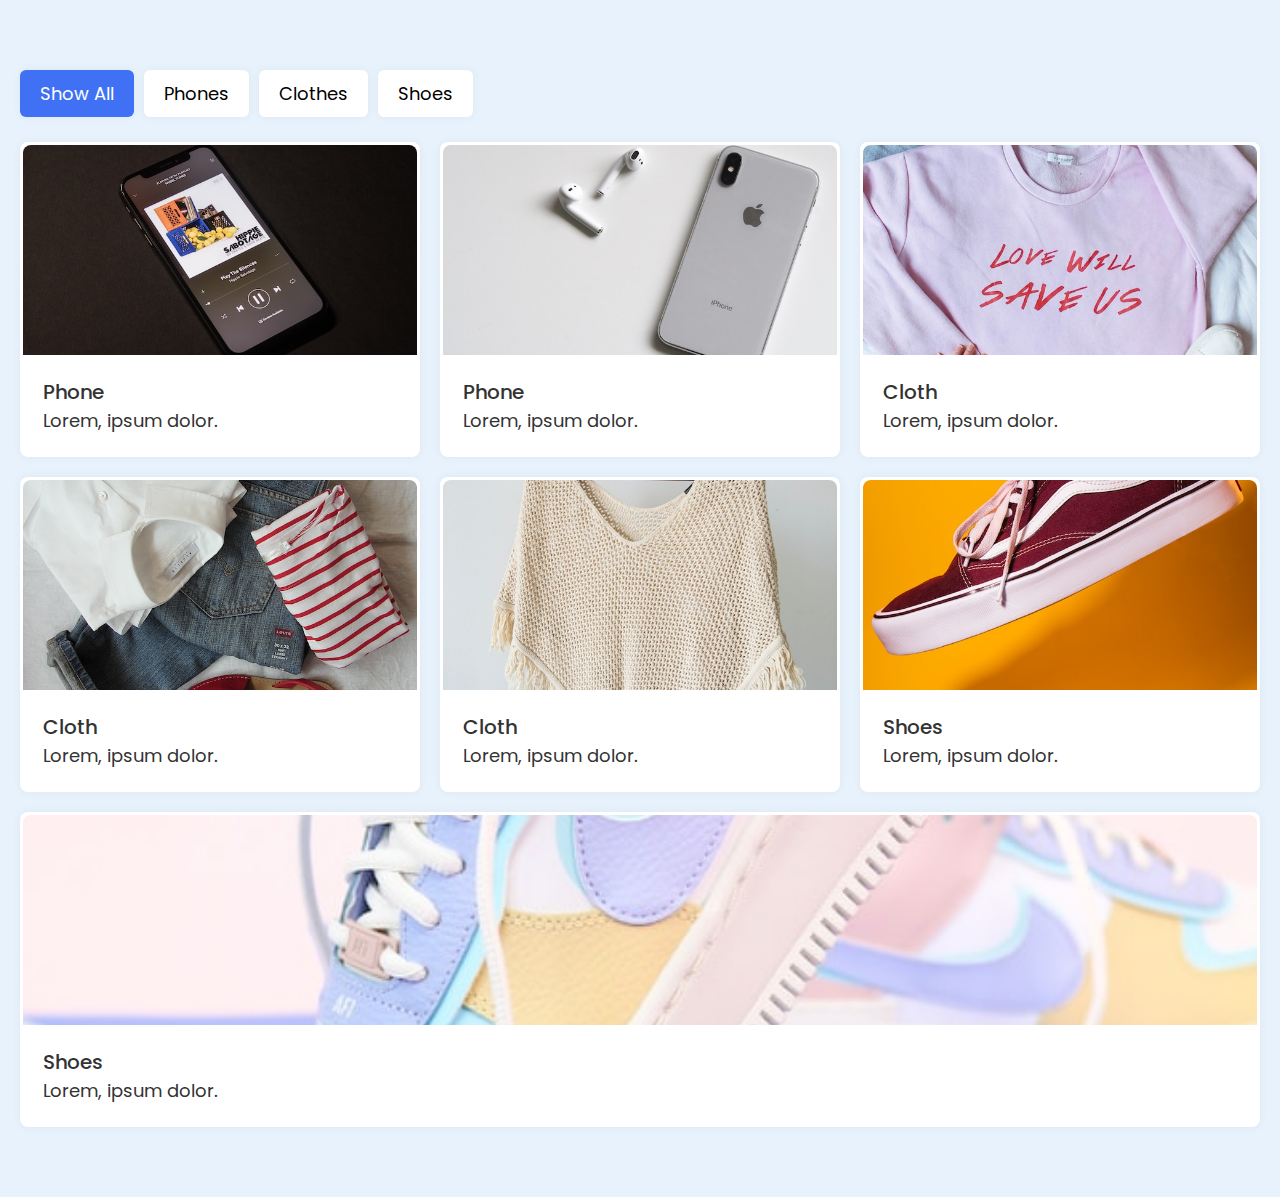
<file: imagegallery/index.html>
<!DOCTYPE html>
<html lang="en">
  <head>
    <meta charset="UTF-8" />
    <meta name="viewport" content="width=device-width, initial-scale=1.0" />
    <title>Document</title>
    <link rel="stylesheet" href="style.css" />
    <script src="script.js"></script>
  </head>
  <body>
    <div class="container">
      <div class="filter_buttons">
        <button class="active" data-name="all">Show All</button>
        <button data-name="phones">Phones</button>
        <button data-name="clothes">Clothes</button>
        <button data-name="shoes">Shoes</button>
      </div>

      <div class="filterable_cards">
        <div class="card" data-name="phones">
          <img src="images/phone-1.jpg" alt="" />
          <div class="card_body">
            <h6 class="card_title">Phone</h6>
            <p class="card_text">Lorem, ipsum dolor.</p>
          </div>
        </div>
        <div class="card" data-name="phones">
          <img src="images/phone-2.jpg" alt="" />
          <div class="card_body">
            <h6 class="card_title">Phone</h6>
            <p class="card_text">Lorem, ipsum dolor.</p>
          </div>
        </div>
        <div class="card" data-name="clothes">
          <img src="images/cloth-1.jpg" alt="" />
          <div class="card_body">
            <h6 class="card_title">Cloth</h6>
            <p class="card_text">Lorem, ipsum dolor.</p>
          </div>
        </div>
        <div class="card" data-name="clothes">
          <img src="images/cloth-2.jpg" alt="" />
          <div class="card_body">
            <h6 class="card_title">Cloth</h6>
            <p class="card_text">Lorem, ipsum dolor.</p>
          </div>
        </div>
        <div class="card" data-name="shoes">
          <img src="images/cloth-3.jpg" alt="" />
          <div class="card_body">
            <h6 class="card_title">Cloth</h6>
            <p class="card_text">Lorem, ipsum dolor.</p>
          </div>
        </div>
        <div class="card" data-name="shoes">
          <img src="images/shoe-1.jpg" alt="" />
          <div class="card_body">
            <h6 class="card_title">Shoes</h6>
            <p class="card_text">Lorem, ipsum dolor.</p>
          </div>
        </div>
        <div class="card" data-name="shoes">
          <img src="images/shoe-2.jpg" alt="" />
          <div class="card_body">
            <h6 class="card_title">Shoes</h6>
            <p class="card_text">Lorem, ipsum dolor.</p>
          </div>
        </div>
      </div>
    </div>
  </body>
</html>
</file>
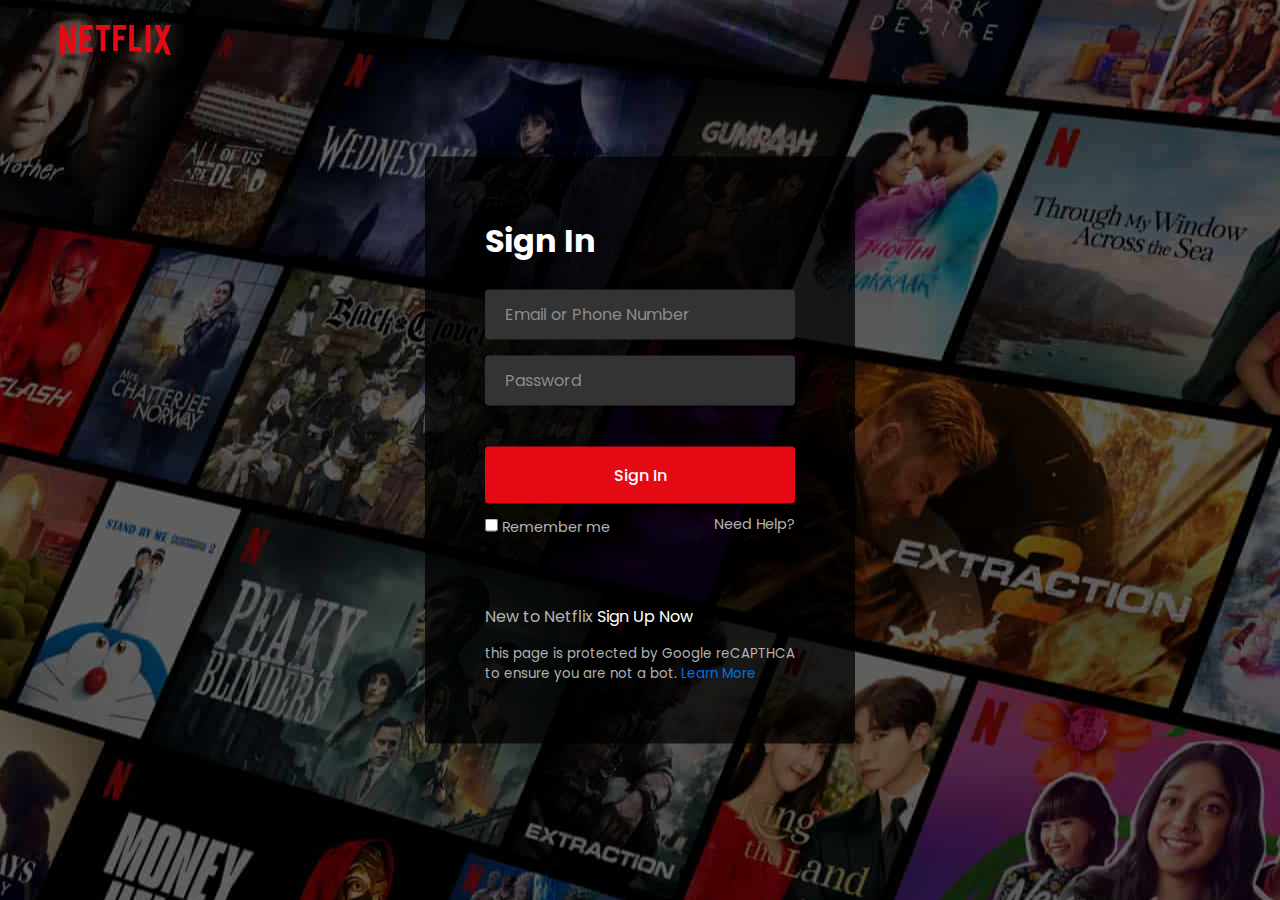
<file: netflixLoginPage/index.html>
<!DOCTYPE html>
<html lang="en">
  <head>
    <meta charset="UTF-8" />
    <meta name="viewport" content="width=device-width, initial-scale=1.0" />
    <title>Document</title>
    <link rel="stylesheet" href="style.css" />
  </head>
  <body>
    <nav>
      <img src="images/logo.svg" alt="" />
    </nav>
    <div class="form-wrapper">
      <h2>Sign In</h2>
      <form action="#">
        <div class="form-control">
          <input type="text" required />
          <label for="">Email or Phone Number</label>
        </div>
        <div class="form-control">
          <input type="password" required />
          <label for="">Password</label>
        </div>
        <button type="submit">Sign In</button>
        <div class="form-help">
          <div class="form-remember-me">
            <input type="checkbox" id="remember" />
            <label for="remember">Remember me</label>
          </div>
          <a href="#">Need Help?</a>
        </div>
      </form>
      <p>New to Netflix <a href="#">Sign Up Now </a></p>
      <small>
        this page is protected by Google reCAPTHCA to ensure you are not a bot.
        <a href="#">Learn More</a>
      </small>
    </div>
  </body>
</html>
</file>
<file: imagegallery/style.css>
@import url("https://fonts.googleapis.com/css2?family=Poppins:wght@400;500;600;700&display=swap");

*{
    margin: 0;
    padding: 0;
    box-sizing: border-box;
    font-family: "Poppins",sans-serif;
}
body {
    min-height: 100vh;
    background: #e7f2fd;
}
.container{
    position: relative;
    max-width: 1350px;
    width: 100%;
    padding: 20px;
    margin: 50px auto;
}
.filter_buttons {
    display: flex;
    flex-wrap: wrap;
    align-items: center;
    gap: 10px;
}
button  {
    padding: 10px 20px;
    font-size: 18px;
    background: #fff;
    border-radius: 6px;
    cursor: pointer;
    border: none;
    box-shadow: 0 0 10px rgba(0, 0, 0, 0.05);
}
button.active {
    background: #4070f4;
    color: #fff;
}
.filterable_cards {
    display: flex;
    margin-top: 25px;
    gap: 20px;
    flex-wrap: wrap;

}
.card {
    flex-basis: 300px;
    flex-grow: 1;
    background-color: #fff;
    padding: 3px;
    border-radius: 8px;
    box-shadow: 0 0 10px rgba(0, 0, 0, 0.05);
}
.card.hide {
    display: none;
}
.card img {
    width: 100%;
    height: 210px;
    object-fit: cover;
    border-radius: 8px 8px 0 0 ;
}
.card_body {
    padding: 15px 20px 20px;
}
.card_title {
    font-size: 20px;
    font-weight: 500;
    color: #333;
}
.card_text {
    font-size: 18px;
    color: #333;
}
</file>
<file: netflixLoginPage/style.css>
@import url("https://fonts.googleapis.com/css2?family=Poppins:wght@400;500;600;700&display=swap");

* {
    margin: 0;
    padding: 0;
    box-sizing: border-box;
    font-family:"Poppins",sans-serif;
}
 body {
    background: #000;
 }
body::before{
    content: "";
    position: absolute;
    top: 0;
    left: 0;
    width: 100%;
    height: 100%;
    opacity: 0.5;
    background: url("images/hero-img.jpg");
    background-position: center;
}
nav {
    position: fixed;
    z-index: 1;
    padding: 25px 60px;
}
nav a img {
    width: 160px;
}
.form-wrapper {
    position: absolute;
    left: 50%;
    top: 50%;
    width: 430px;
    padding: 60px;
    border-radius: 4px;
    background: rgb(0, 0, 0,0.75);
    transform: translate(-50%, -50% );
}
.form-wrapper h2 {
    color: #fff;
    font-size: 2rem;
}
.form-wrapper form {
    margin: 25px 0 65px;

}
form .form-control {
    position: relative;
    height: 50px;
    margin-bottom: 16px;

}
.form-control input {
    height: 100%;
    width: 100%;
    background: #333;
    outline: none;
    border: none;
    color: #fff;
    font-size: 1rem;
    border-radius: 4px;
    padding: 0 20px;
}
.form-control input:is(:focus,:valid) {
    padding: 16px 20px 0;
    background:#444;
}
.form-control label {
    position: absolute;
    left: 20px;
    top: 50%;color: #8c8c8c;
    pointer-events: none;
    font-size: 1rem;
    transform: translateY(-50%);
    transition: all 0.1s ease;
}
.form-control input:is(:focus,:valid) ~ label {
    font-size: 0.75rem;
    transform: translateY(-130%);
}
form button {
    width: 100%;
    padding: 16px 0;
    font-size: 1rem;
    border: none;
    outline: none;
    color: #fff;
    cursor: pointer;
    font-weight: 500;
    border-radius: 4px;
    background: #e50914;
    margin: 25px 0 10px;
    transition: 0.1s ease;
}
form button:hover {
    background: #c40812;
}
form .form-help {
    display: flex;
    justify-content: space-between;
}
form .remember-me {
    display: flex;
}
form .remember-me input {
    margin-right: 5px;
    accent-color: #b3b3b3;
}
form .form-help :where(label, a) {
    font-size: 0.9rem;
}
.form-wrapper :where(label,p,small,a) {
    color: #b3b3b3;
}
.form-wrapper p a {
    color: #fff;
}
.form-wrapper small {
    margin-top: 15px;
    display: block;
}
.form-wrapper small a {
    color: #0071eb;
}
.form-wrapper a {
    text-decoration: none;
}
.form-wrapper a:hover{
    text-decoration: underline;
}
@media (max-width:600px) {
    body::before{
        display: none;
    }
    nav,.form-wrapper {
        padding: 20px;
    }
    nav a img {
        width: 140px;
    }
    .form-wrapper {
        top: 43%;
        width: 100%;
    }
    .form-wrapper form {
        margin: 25px 0 40px;
    }
}
</file>
